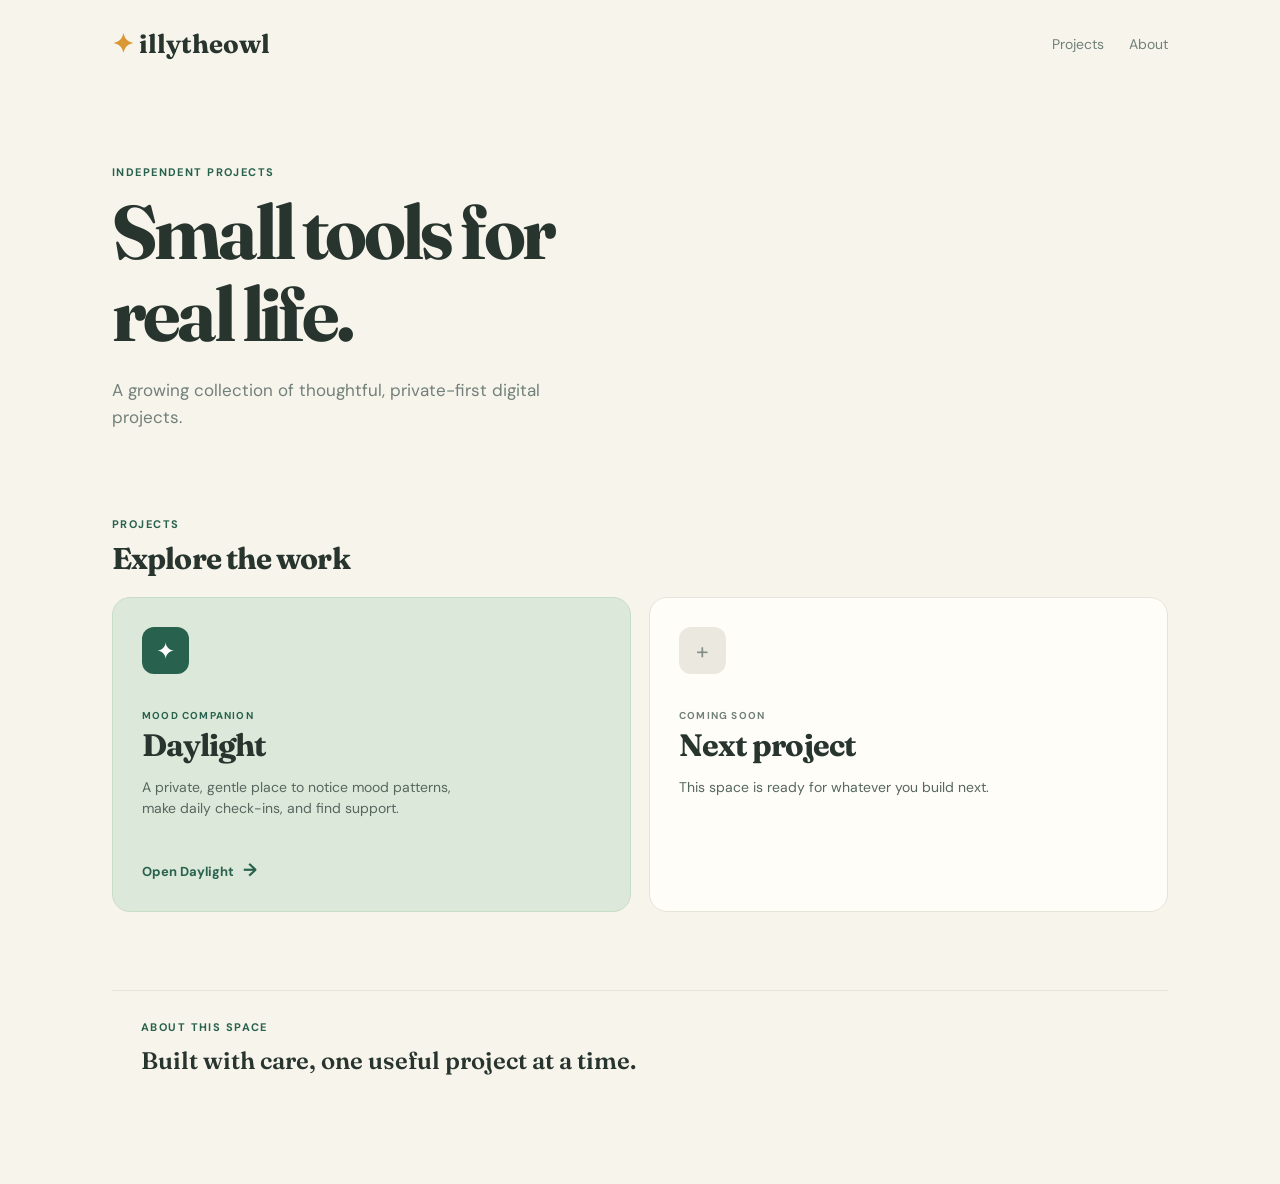
<file: index.html>
<!doctype html>
<html lang="en">
  <head>
    <meta charset="UTF-8" />
    <meta name="viewport" content="width=device-width, initial-scale=1.0" />
    <meta name="description" content="illytheowl — small, thoughtful digital projects." />
    <title>illytheowl — projects</title>
    <link rel="preconnect" href="https://fonts.googleapis.com" />
    <link rel="preconnect" href="https://fonts.gstatic.com" crossorigin />
    <link href="https://fonts.googleapis.com/css2?family=DM+Sans:wght@400;500;600;700&family=Fraunces:opsz,wght@9..144,600;9..144,700&display=swap" rel="stylesheet" />
    <link rel="stylesheet" href="css/main.css" />
  </head>
  <body>
    <main class="site-shell">
      <header class="site-header">
        <a class="brand" href="./"><span>✦</span> illytheowl</a>
        <nav aria-label="Main menu"><a href="#projects">Projects</a><a href="#about">About</a></nav>
      </header>
      <section class="hero">
        <p class="eyebrow">Independent projects</p>
        <h1>Small tools for<br />real life.</h1>
        <p>A growing collection of thoughtful, private-first digital projects.</p>
      </section>
      <section id="projects" aria-labelledby="projects-heading">
        <div class="section-title"><p class="eyebrow">Projects</p><h2 id="projects-heading">Explore the work</h2></div>
        <div class="projects-grid">
          <a class="project-card daylight-card" href="daylight/">
            <div class="project-icon">✦</div>
            <p class="project-type">Mood companion</p>
            <h3>Daylight</h3>
            <p>A private, gentle place to notice mood patterns, make daily check-ins, and find support.</p>
            <span>Open Daylight <b>→</b></span>
          </a>
          <div class="project-card coming-soon" aria-label="Future project slot">
            <div class="project-icon">+</div>
            <p class="project-type">Coming soon</p>
            <h3>Next project</h3>
            <p>This space is ready for whatever you build next.</p>
          </div>
        </div>
      </section>
      <section class="about" id="about"><p class="eyebrow">About this space</p><p>Built with care, one useful project at a time.</p></section>
    </main>
    <script src="js/main.js"></script>
  </body>
</html>
</file>
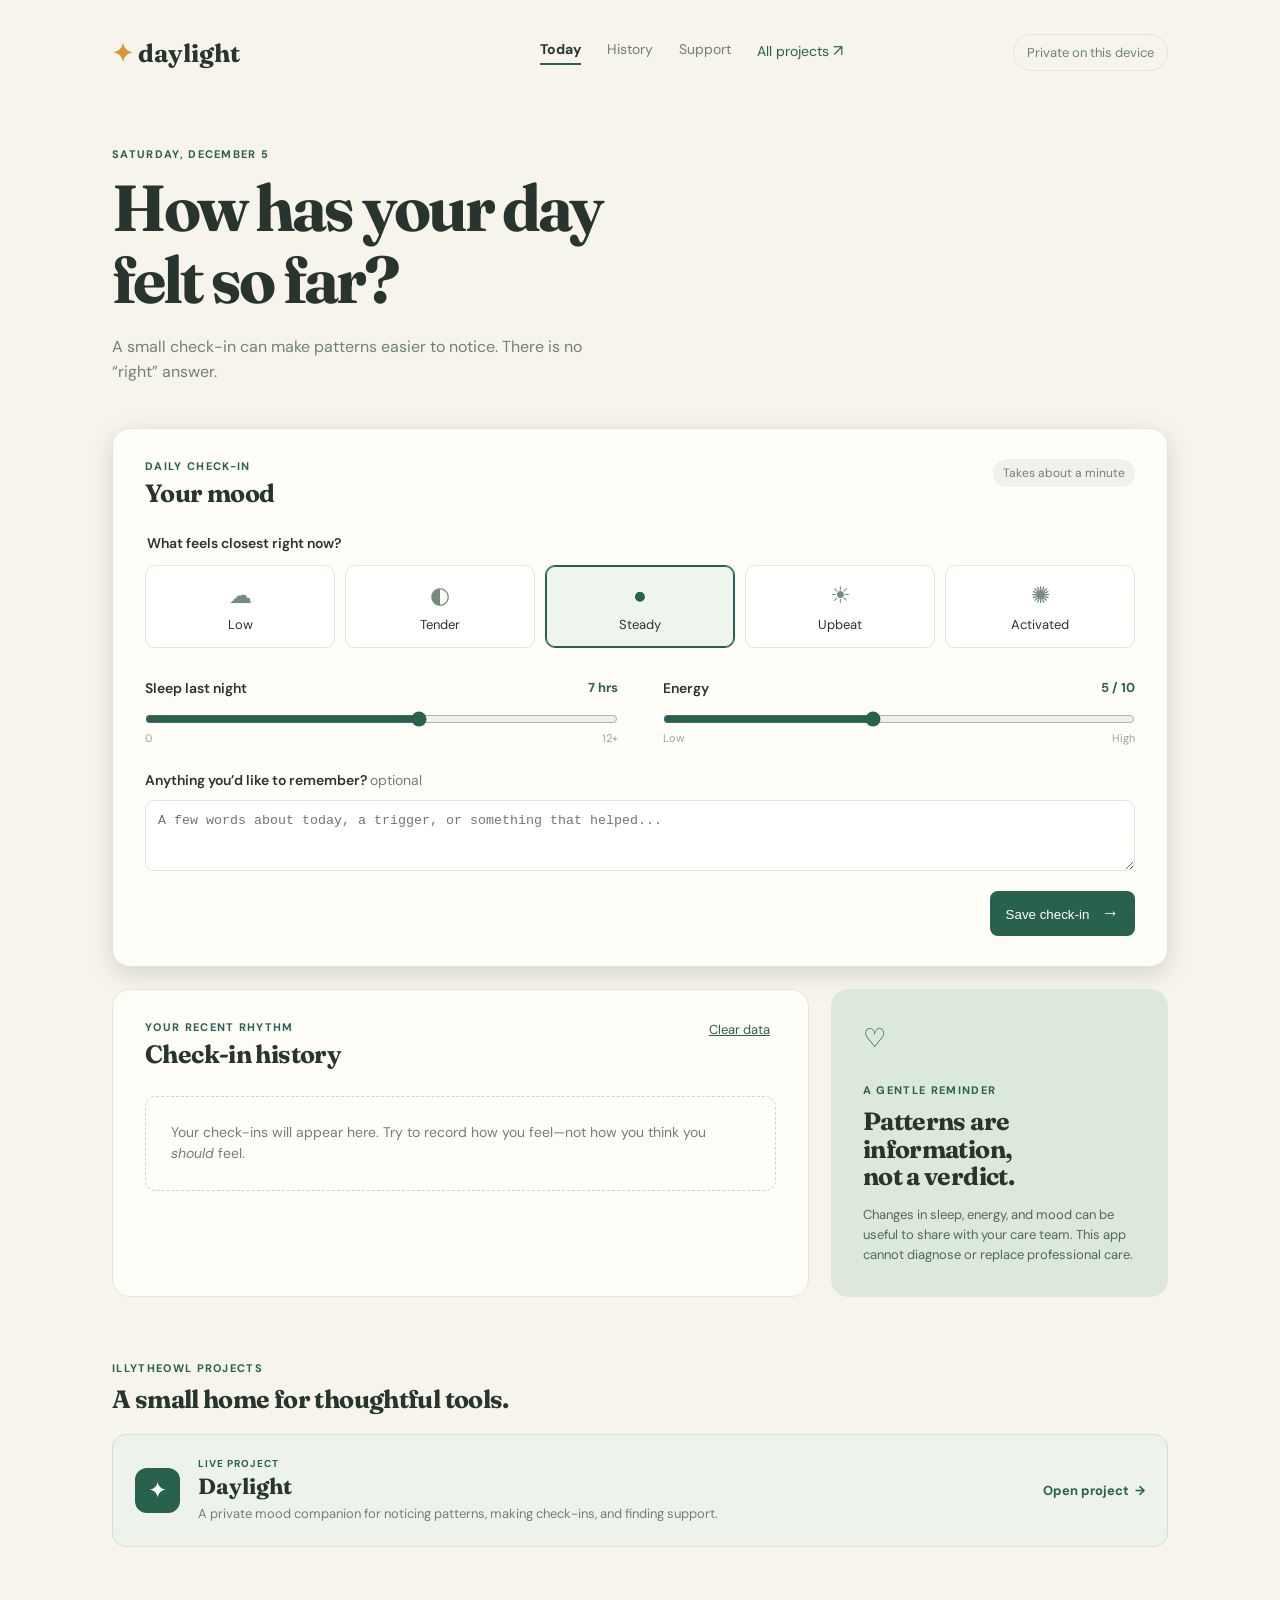
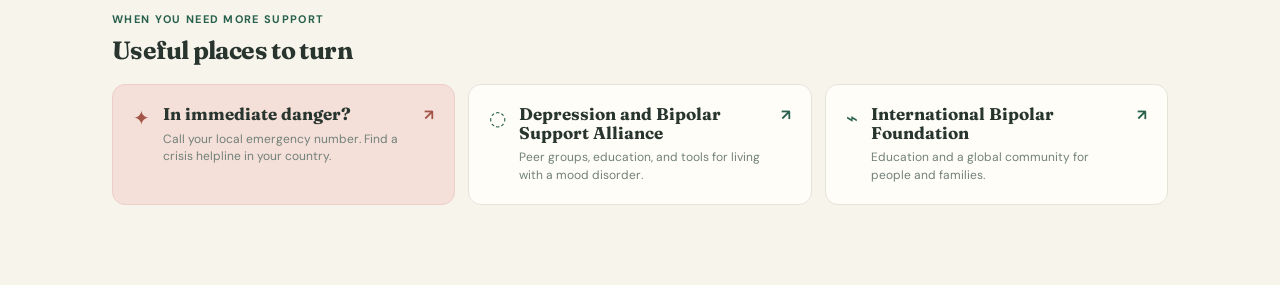
<file: daylight/index.html>
<!doctype html>
<html lang="en">
  <head>
    <meta charset="UTF-8" />
    <meta name="viewport" content="width=device-width, initial-scale=1.0" />
    <meta name="description" content="A private daily mood check-in and resource companion." />
    <title>Daylight — mood companion</title>
    <link rel="preconnect" href="https://fonts.googleapis.com" />
    <link rel="preconnect" href="https://fonts.gstatic.com" crossorigin />
    <link href="https://fonts.googleapis.com/css2?family=DM+Sans:wght@400;500;600;700&family=Fraunces:opsz,wght@9..144,600;9..144,700&display=swap" rel="stylesheet" />
    <link rel="stylesheet" href="css/daylight.css" />
  </head>
  <body>
    <main class="app-shell">
      <header>
        <a class="brand" href="#today" aria-label="Daylight home"><span class="sun">✦</span> daylight</a>
        <nav aria-label="Main navigation">
          <a class="active" href="#today">Today</a>
          <a href="#history">History</a>
          <a href="#support">Support</a>
          <a class="projects-link" href="../">All projects <span>↗</span></a>
        </nav>
        <button class="quiet-button" id="privacyButton" type="button">Private on this device</button>
      </header>

      <section class="welcome" id="today">
        <p class="eyebrow" id="dateLabel"></p>
        <h1>How has your day<br />felt so far?</h1>
        <p class="lede">A small check-in can make patterns easier to notice. There is no “right” answer.</p>
      </section>

      <section class="checkin-card" aria-labelledby="checkin-heading">
        <div class="section-heading"><div><p class="eyebrow">Daily check-in</p><h2 id="checkin-heading">Your mood</h2></div><span class="step">Takes about a minute</span></div>
        <form id="checkinForm">
          <fieldset>
            <legend>What feels closest right now?</legend>
            <div class="mood-grid">
              <button class="mood-option" type="button" data-mood="Low" data-score="1"><span>☁</span>Low</button>
              <button class="mood-option" type="button" data-mood="Tender" data-score="2"><span>◐</span>Tender</button>
              <button class="mood-option selected" type="button" data-mood="Steady" data-score="3"><span>●</span>Steady</button>
              <button class="mood-option" type="button" data-mood="Upbeat" data-score="4"><span>☀</span>Upbeat</button>
              <button class="mood-option" type="button" data-mood="Activated" data-score="5"><span>✺</span>Activated</button>
            </div>
          </fieldset>
          <div class="sliders">
            <label>Sleep last night <strong id="sleepValue">7 hrs</strong><input id="sleep" type="range" min="0" max="12" value="7" /><span class="range-ends"><i>0</i><i>12+</i></span></label>
            <label>Energy <strong id="energyValue">5 / 10</strong><input id="energy" type="range" min="1" max="10" value="5" /><span class="range-ends"><i>Low</i><i>High</i></span></label>
          </div>
          <label class="notes-label" for="notes">Anything you’d like to remember? <span>optional</span></label>
          <textarea id="notes" rows="3" placeholder="A few words about today, a trigger, or something that helped..."></textarea>
          <div class="form-footer"><p id="saveMessage" aria-live="polite"></p><button class="primary-button" type="submit">Save check-in <span>→</span></button></div>
        </form>
      </section>

      <section class="insight-grid" id="history">
        <article class="trend-card">
          <div class="section-heading"><div><p class="eyebrow">Your recent rhythm</p><h2>Check-in history</h2></div><button class="text-button" id="clearHistory" type="button">Clear data</button></div>
          <div id="historyEmpty" class="empty-state">Your check-ins will appear here. Try to record how you feel—not how you think you <em>should</em> feel.</div>
          <div id="historyList" class="history-list" aria-live="polite"></div>
        </article>
        <aside class="gentle-note"><span class="note-icon">♡</span><p class="eyebrow">A gentle reminder</p><h2>Patterns are information,<br />not a verdict.</h2><p>Changes in sleep, energy, and mood can be useful to share with your care team. This app cannot diagnose or replace professional care.</p></aside>
      </section>

      <section class="projects-section" id="projects" aria-labelledby="projects-heading">
        <div><p class="eyebrow">illytheowl projects</p><h2 id="projects-heading">A small home for thoughtful tools.</h2></div>
        <a class="project-card" href="#today">
          <div class="project-mark">✦</div>
          <div><p class="project-status">Live project</p><h3>Daylight</h3><p>A private mood companion for noticing patterns, making check-ins, and finding support.</p></div>
          <span class="project-arrow">Open project&nbsp; →</span>
        </a>
      </section>

      <section class="support-section" id="support" aria-labelledby="support-heading">
        <div><p class="eyebrow">When you need more support</p><h2 id="support-heading">Useful places to turn</h2></div>
        <div class="resource-grid">
          <a class="resource crisis" href="https://findahelpline.com" target="_blank" rel="noreferrer"><span>✦</span><div><h3>In immediate danger?</h3><p>Call your local emergency number. Find a crisis helpline in your country.</p></div><b>↗</b></a>
          <a class="resource" href="https://www.dbsalliance.org" target="_blank" rel="noreferrer"><span>◌</span><div><h3>Depression and Bipolar Support Alliance</h3><p>Peer groups, education, and tools for living with a mood disorder.</p></div><b>↗</b></a>
          <a class="resource" href="https://ibpf.org" target="_blank" rel="noreferrer"><span>⌁</span><div><h3>International Bipolar Foundation</h3><p>Education and a global community for people and families.</p></div><b>↗</b></a>
        </div>
      </section>
    </main>
    <dialog id="privacyDialog"><button class="dialog-close" aria-label="Close" type="button">×</button><p class="eyebrow">Your privacy</p><h2>Your entries stay here.</h2><p>Daylight saves check-ins in this browser’s local storage. No account is created and nothing is sent to a server. Clearing browser data or choosing “Clear data” removes the saved entries.</p></dialog>
    <script src="js/daylight.js"></script>
  </body>
</html>
</file>
<file: css/main.css>
:root{--ink:#28352f;--muted:#718079;--cream:#f7f4ec;--card:#fffdf8;--line:#e5e4d9;--green:#28614d;--sage:#dce8d9;--gold:#e8bc62}*{box-sizing:border-box}html{scroll-behavior:smooth}body{margin:0;background:var(--cream);color:var(--ink);font-family:"DM Sans",sans-serif}.site-shell{max-width:1120px;margin:auto;padding:28px 32px 80px}.site-header{display:flex;align-items:center;justify-content:space-between}.brand{font:700 26px Fraunces,serif;text-decoration:none;color:var(--ink)}.brand span{color:#d99735}.site-header nav{display:flex;gap:25px}.site-header nav a{font-size:14px;color:var(--muted);text-decoration:none}.site-header nav a:hover{color:var(--green)}.hero{padding:105px 0 87px}.eyebrow{margin:0 0 12px;color:var(--green);font-size:11px;font-weight:700;letter-spacing:.13em;text-transform:uppercase}h1,h2,h3{font-family:Fraunces,serif;line-height:1.08;margin:0}h1{font-size:clamp(47px,7vw,76px);letter-spacing:-.05em}h2{font-size:30px;letter-spacing:-.03em}.hero>p:last-child{max-width:450px;margin:22px 0 0;color:var(--muted);font-size:17px;line-height:1.55}.section-title{margin-bottom:22px}.projects-grid{display:grid;grid-template-columns:repeat(2,minmax(0,1fr));gap:18px}.project-card{min-height:315px;padding:29px;border-radius:18px;border:1px solid var(--line);text-decoration:none;color:var(--ink);display:flex;flex-direction:column;background:var(--card)}.daylight-card{background:var(--sage);border-color:#c8ddc5;transition:transform .17s,box-shadow .17s}.daylight-card:hover{transform:translateY(-4px);box-shadow:0 15px 26px #33534422}.project-icon{display:grid;place-items:center;width:47px;height:47px;border-radius:12px;background:var(--green);color:#fff;font-size:23px}.coming-soon .project-icon{background:#ebe9df;color:#839088}.project-type{margin:35px 0 7px;text-transform:uppercase;font-size:10px;letter-spacing:.12em;font-weight:700;color:var(--green)}.coming-soon .project-type{color:var(--muted)}.project-card h3{font-size:31px;letter-spacing:-.03em}.project-card>p:not(.project-type){color:#56675f;line-height:1.5;font-size:14px;max-width:320px}.project-card span{margin-top:auto;font-size:13px;font-weight:700;color:var(--green)}.project-card b{font-size:18px;margin-left:6px}.about{margin-top:78px;padding:29px;border-top:1px solid var(--line)}.about p:last-child{font:600 24px Fraunces,serif;margin:0}@media(max-width:650px){.site-shell{padding:22px 18px 55px}.hero{padding:74px 0 58px}.projects-grid{grid-template-columns:1fr}.project-card{min-height:265px}.site-header nav{gap:15px}}
</file>
<file: daylight/css/daylight.css>
:root{--ink:#28352f;--muted:#718079;--cream:#f7f4ec;--card:#fffdf8;--line:#e5e4d9;--green:#28614d;--sage:#dce8d9;--gold:#e8bc62;--rose:#f4dfd9}*{box-sizing:border-box}html{scroll-behavior:smooth}body{margin:0;background:var(--cream);color:var(--ink);font-family:"DM Sans",sans-serif}.app-shell{max-width:1120px;margin:auto;padding:26px 32px 80px}header{display:flex;align-items:center;justify-content:space-between;padding:8px 0 42px}.brand{font-family:Fraunces,serif;font-size:25px;font-weight:700;color:var(--ink);text-decoration:none}.sun{color:#d99735}nav{display:flex;gap:26px;margin-left:130px}nav a{color:var(--muted);text-decoration:none;font-size:14px}nav .active{color:var(--ink);font-weight:700;border-bottom:2px solid var(--green);padding-bottom:5px}.quiet-button,.text-button{border:0;background:none;color:var(--muted);font:inherit;font-size:13px;cursor:pointer}.quiet-button{border:1px solid var(--line);border-radius:99px;padding:9px 13px}.welcome{max-width:620px;padding:34px 0 43px}.eyebrow{text-transform:uppercase;letter-spacing:.12em;font-size:11px;font-weight:700;color:var(--green);margin:0 0 11px}h1,h2,h3{font-family:Fraunces,serif;margin:0;line-height:1.1}h1{font-size:clamp(42px,6vw,65px);letter-spacing:-.045em}h2{font-size:25px;letter-spacing:-.025em}.lede{font-size:16px;line-height:1.55;color:var(--muted);max-width:480px;margin:20px 0 0}.checkin-card,.trend-card{background:var(--card);border:1px solid var(--line);border-radius:18px;padding:30px 32px;box-shadow:0 7px 25px #3f4d432e}.section-heading{display:flex;justify-content:space-between;align-items:start;margin-bottom:27px}.section-heading .eyebrow{margin-bottom:7px}.step{font-size:12px;color:var(--muted);background:#f1f1e9;padding:6px 10px;border-radius:20px}fieldset{padding:0;border:0;margin:0}legend{font-size:14px;font-weight:600;margin-bottom:13px}.mood-grid{display:grid;grid-template-columns:repeat(5,1fr);gap:10px}.mood-option{border:1px solid var(--line);background:#fff;border-radius:10px;padding:14px 8px;color:var(--ink);font:inherit;font-size:13px;cursor:pointer;transition:.16s}.mood-option span{display:block;font-size:23px;margin-bottom:6px;color:#758b7d}.mood-option:hover,.mood-option.selected{border-color:var(--green);background:#eef5ed;box-shadow:inset 0 0 0 1px var(--green)}.mood-option.selected span{color:var(--green)}.sliders{display:grid;grid-template-columns:1fr 1fr;gap:45px;margin:31px 0 24px}.sliders label{font-size:14px;font-weight:600}.sliders strong{float:right;color:var(--green);font-size:13px}input[type=range]{width:100%;accent-color:var(--green);margin:14px 0 0}.range-ends{display:flex;justify-content:space-between;color:#9aa39d;font-size:11px;font-weight:400}.range-ends i{font-style:normal}.notes-label{font-size:14px;font-weight:600}.notes-label span{color:var(--muted);font-weight:400}textarea{width:100%;resize:vertical;border:1px solid var(--line);border-radius:9px;margin-top:10px;padding:12px;font:14px/1.4 inherit;color:var(--ink);background:#fff}textarea:focus{outline:2px solid #c7ddc5;border-color:var(--green)}.form-footer{min-height:45px;display:flex;justify-content:space-between;align-items:end;margin-top:15px}.form-footer p{font-size:13px;color:var(--green);margin:0}.primary-button{border:0;border-radius:8px;background:var(--green);padding:12px 16px;color:white;font:600 14px inherit;cursor:pointer}.primary-button span{font-size:18px;margin-left:8px}.insight-grid{display:grid;grid-template-columns:1.55fr .75fr;gap:22px;margin-top:22px}.trend-card{box-shadow:none}.text-button{color:var(--green);text-decoration:underline}.empty-state{border:1px dashed #ccd5c9;border-radius:11px;padding:25px;color:var(--muted);font-size:14px;line-height:1.55}.history-list{display:grid;gap:9px}.history-row{display:grid;grid-template-columns:100px 1fr auto;gap:15px;align-items:center;border-top:1px solid var(--line);padding:14px 0;font-size:13px}.history-date{color:var(--muted)}.history-mood{font-weight:700}.history-meta{color:var(--muted)}.gentle-note{border-radius:18px;background:var(--sage);padding:32px;min-height:250px}.gentle-note .note-icon{font-size:26px;color:var(--green)}.gentle-note .eyebrow{margin-top:28px}.gentle-note h2{font-size:25px}.gentle-note>p:last-child{font-size:13px;line-height:1.55;color:#52685d;margin:14px 0 0}.support-section{margin-top:65px}.support-section>div:first-child{margin-bottom:20px}.resource-grid{display:grid;grid-template-columns:repeat(3,1fr);gap:13px}.resource{display:grid;grid-template-columns:auto 1fr auto;gap:13px;padding:20px;background:var(--card);border:1px solid var(--line);border-radius:13px;text-decoration:none;color:var(--ink);transition:transform .16s}.resource:hover{transform:translateY(-2px)}.resource>span{color:var(--green);font-size:20px}.resource h3{font-size:17px}.resource p{font-size:12px;line-height:1.45;color:var(--muted);margin:7px 0 0}.resource b{font-size:15px;color:var(--green)}.resource.crisis{background:var(--rose);border-color:#edcfc8}.resource.crisis>span,.resource.crisis b{color:#a35548}dialog{border:0;border-radius:16px;padding:30px;max-width:440px;color:var(--ink);box-shadow:0 20px 60px #0004}dialog::backdrop{background:#243c3099}.dialog-close{float:right;border:0;background:none;font-size:25px;cursor:pointer}.dialog-close+h2{font-size:29px}dialog p:last-child{line-height:1.6;color:var(--muted)}
@media(max-width:720px){.app-shell{padding:20px 17px 50px}header{padding-bottom:22px}nav{display:none}.quiet-button{font-size:11px}.welcome{padding:31px 0}.checkin-card,.trend-card{padding:23px 18px}.mood-grid{grid-template-columns:repeat(3,1fr)}.sliders,.insight-grid,.resource-grid{grid-template-columns:1fr}.sliders{gap:22px}.insight-grid{margin-top:14px}.gentle-note{min-height:0}.resource-grid{gap:10px}.history-row{grid-template-columns:82px 1fr}.history-meta{display:none}}
.projects-section{margin-top:64px}.projects-link{color:var(--green)!important}.projects-link span{font-size:16px}.project-card{display:grid;grid-template-columns:auto 1fr auto;gap:18px;align-items:center;margin-top:20px;padding:22px;background:#edf3ea;border:1px solid #d3e1d0;border-radius:14px;text-decoration:none;color:var(--ink);transition:transform .16s}.project-card:hover{transform:translateY(-2px)}.project-mark{display:grid;place-items:center;width:45px;height:45px;border-radius:12px;background:var(--green);color:#fff;font-size:23px}.project-status{margin:0 0 4px;text-transform:uppercase;letter-spacing:.1em;font-size:10px;font-weight:700;color:var(--green)}.project-card h3{font-size:22px}.project-card p:last-child{margin:7px 0 0;color:var(--muted);font-size:13px;line-height:1.45}.project-arrow{font-size:13px;font-weight:700;color:var(--green)}
</file>
